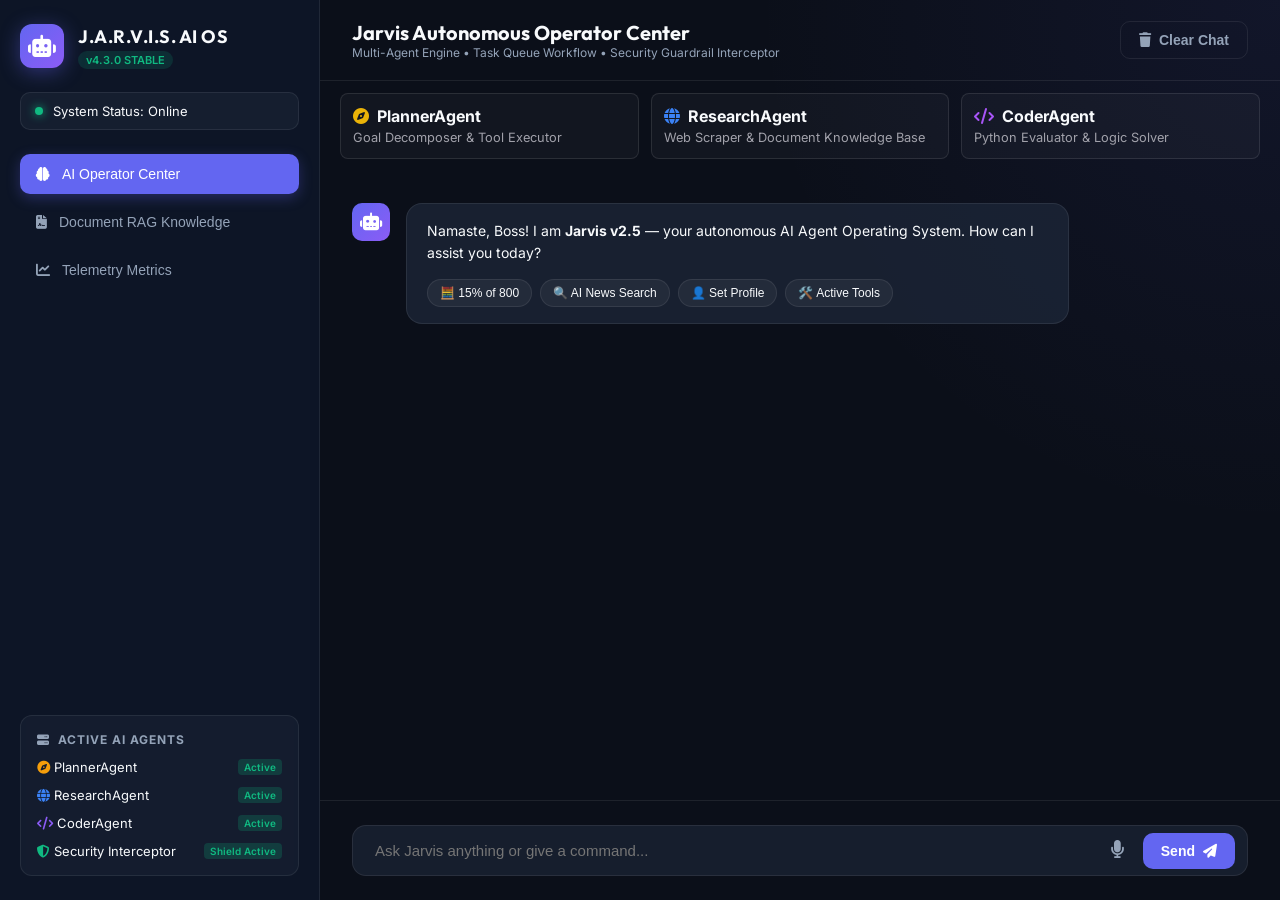
<file: static/index.html>
<!DOCTYPE html>
<html lang="en">
<head>
    <meta charset="UTF-8">
    <meta name="viewport" content="width=device-width, initial-scale=1.0">
    <title>J.A.R.V.I.S. AI OS — Autonomous Control Center</title>
    <!-- Modern Typography from Google Fonts -->
    <link rel="preconnect" href="https://fonts.googleapis.com">
    <link rel="preconnect" href="https://fonts.gstatic.com" crossorigin>
    <link href="https://fonts.googleapis.com/css2?family=Inter:wght@300;400;500;600;700&family=Outfit:wght@400;600;700&display=swap" rel="stylesheet">
    <!-- FontAwesome Icons -->
    <link rel="stylesheet" href="https://cdnjs.cloudflare.com/ajax/libs/font-awesome/6.4.0/css/all.min.css">
    <!-- Custom Vanilla CSS -->
    <link rel="stylesheet" href="/static/style.css">
</head>
<body>
    <div class="app-container">
        <!-- Left Sidebar -->
        <aside class="sidebar">
            <div class="brand">
                <div class="logo">
                    <i class="fa-solid fa-robot"></i>
                </div>
                <div class="brand-text">
                    <h2>J.A.R.V.I.S. AI OS</h2>
                    <span class="version-tag">v4.3.0 STABLE</span>
                </div>
            </div>

            <div class="system-status">
                <div class="status-indicator online"></div>
                <span id="systemStatusText">System Status: Online</span>
            </div>

            <nav class="nav-menu">
                <button class="nav-item active" data-tab="chat-tab">
                    <i class="fa-solid fa-brain"></i>
                    <span>AI Operator Center</span>
                </button>
                <button class="nav-item" data-tab="rag-tab">
                    <i class="fa-solid fa-file-contract"></i>
                    <span>Document RAG Knowledge</span>
                </button>
                <button class="nav-item" data-tab="metrics-tab">
                    <i class="fa-solid fa-chart-line"></i>
                    <span>Telemetry Metrics</span>
                </button>
            </nav>

            <div class="provider-panel">
                <h3><i class="fa-solid fa-server"></i> Active AI Agents</h3>
                <div class="provider-item">
                    <span><i class="fa-solid fa-compass text-yellow"></i> PlannerAgent</span>
                    <span class="badge badge-success">Active</span>
                </div>
                <div class="provider-item">
                    <span><i class="fa-solid fa-globe text-blue"></i> ResearchAgent</span>
                    <span class="badge badge-success">Active</span>
                </div>
                <div class="provider-item">
                    <span><i class="fa-solid fa-code text-purple"></i> CoderAgent</span>
                    <span class="badge badge-success">Active</span>
                </div>
                <div class="provider-item">
                    <span><i class="fa-solid fa-shield-halved text-green"></i> Security Interceptor</span>
                    <span class="badge badge-success">Shield Active</span>
                </div>
            </div>
        </aside>

        <!-- Main Content View -->
        <main class="main-content">
            <!-- TAB 1: CHAT INTERFACE & OPERATOR CENTER -->
            <section id="chat-tab" class="tab-content active">
                <header class="chat-header">
                    <div class="chat-title">
                        <h2>Jarvis Autonomous Operator Center</h2>
                        <p>Multi-Agent Engine &bull; Task Queue Workflow &bull; Security Guardrail Interceptor</p>
                    </div>
                    <div class="header-actions">
                        <button class="btn btn-outline" id="clearChatBtn">
                            <i class="fa-solid fa-trash"></i> Clear Chat
                        </button>
                    </div>
                </header>

                <!-- Live Agent Status Cards Grid -->
                <div class="agents-grid" style="display: grid; grid-template-columns: repeat(3, 1fr); gap: 12px; margin: 12px 20px;">
                    <div class="card" style="padding: 12px; background: rgba(255,255,255,0.03); border: 1px solid rgba(255,255,255,0.1); border-radius: 8px;">
                        <div style="display:flex; align-items:center; gap:8px;">
                            <i class="fa-solid fa-compass" style="color:#eab308;"></i>
                            <strong>PlannerAgent</strong>
                        </div>
                        <span style="font-size:0.8rem; color:#a1a1aa;">Goal Decomposer & Tool Executor</span>
                    </div>

                    <div class="card" style="padding: 12px; background: rgba(255,255,255,0.03); border: 1px solid rgba(255,255,255,0.1); border-radius: 8px;">
                        <div style="display:flex; align-items:center; gap:8px;">
                            <i class="fa-solid fa-globe" style="color:#3b82f6;"></i>
                            <strong>ResearchAgent</strong>
                        </div>
                        <span style="font-size:0.8rem; color:#a1a1aa;">Web Scraper & Document Knowledge Base</span>
                    </div>

                    <div class="card" style="padding: 12px; background: rgba(255,255,255,0.03); border: 1px solid rgba(255,255,255,0.1); border-radius: 8px;">
                        <div style="display:flex; align-items:center; gap:8px;">
                            <i class="fa-solid fa-code" style="color:#a855f7;"></i>
                            <strong>CoderAgent</strong>
                        </div>
                        <span style="font-size:0.8rem; color:#a1a1aa;">Python Evaluator & Logic Solver</span>
                    </div>
                </div>

                <div class="chat-messages" id="chatMessages">
                    <!-- Welcome Message -->
                    <div class="message-row assistant">
                        <div class="avatar"><i class="fa-solid fa-robot"></i></div>
                        <div class="message-bubble">
                            <p>Namaste, Boss! I am <strong>Jarvis v2.5</strong> — your autonomous AI Agent Operating System. How can I assist you today?</p>
                            <div class="quick-actions">
                                <button class="chip" data-prompt="Calculate 15% of 800">🧮 15% of 800</button>
                                <button class="chip" data-prompt="Search latest AI news online">🔍 AI News Search</button>
                                <button class="chip" data-prompt="My name is Aryan and my company is FutureAI">👤 Set Profile</button>
                                <button class="chip" data-prompt="What tools do you have?">🛠️ Active Tools</button>
                            </div>
                        </div>
                    </div>
                </div>

                <div class="chat-input-area">
                    <form id="chatForm">
                        <div class="input-wrapper">
                            <input type="text" id="userInput" placeholder="Ask Jarvis anything or give a command..." autocomplete="off">
                            <button type="button" class="icon-btn" id="voiceBtn" title="Voice Input">
                                <i class="fa-solid fa-microphone"></i>
                            </button>
                            <button type="submit" class="btn btn-primary" id="sendBtn">
                                <span>Send</span>
                                <i class="fa-solid fa-paper-plane"></i>
                            </button>
                        </div>
                    </form>
                </div>
            </section>

            <!-- TAB 2: DOCUMENT RAG KNOWLEDGE BASE -->
            <section id="rag-tab" class="tab-content">
                <header class="content-header">
                    <h2>Document Intelligence & RAG Knowledge Base</h2>
                    <p>Persistently index PDF, DOCX, TXT, and CSV documents with instant semantic search and page citations.</p>
                </header>

                <div class="rag-grid">
                    <!-- Upload Box -->
                    <div class="card upload-card">
                        <h3><i class="fa-solid fa-cloud-arrow-up"></i> Index New Document</h3>
                        <div class="dropzone" id="dropzone">
                            <i class="fa-solid fa-file-pdf dropzone-icon"></i>
                            <p>Drag & Drop file here or <strong>browse</strong></p>
                            <span>Supports .pdf, .docx, .txt, .csv, .log</span>
                            <input type="file" id="fileInput" accept=".pdf,.docx,.txt,.csv,.log,.md" hidden>
                        </div>
                        <div id="uploadStatus" class="upload-status"></div>
                    </div>

                    <!-- Query Box -->
                    <div class="card query-card">
                        <h3><i class="fa-solid fa-magnifying-glass"></i> Semantic RAG Query</h3>
                        <div class="query-input-group">
                            <input type="text" id="ragQueryInput" placeholder="Ask a question across indexed documents...">
                            <button class="btn btn-primary" id="ragQueryBtn">
                                <i class="fa-solid fa-search"></i> Query
                            </button>
                        </div>
                        <div class="results-box" id="ragResultsBox">
                            <p class="placeholder-text">Indexed document results with page citations will appear here...</p>
                        </div>
                    </div>
                </div>
            </section>

            <!-- TAB 3: TELEMETRY METRICS -->
            <section id="metrics-tab" class="tab-content">
                <header class="content-header">
                    <h2>Telemetry Metrics & Provider Performance</h2>
                    <p>Real-time telemetry tracking call counts, success rates, and latencies across AI providers.</p>
                </header>

                <div class="metrics-grid">
                    <div class="metric-card card-groq">
                        <div class="metric-header">
                            <i class="fa-solid fa-bolt"></i>
                            <h3>Groq API</h3>
                        </div>
                        <div class="metric-value" id="groqCallsCount">0</div>
                        <div class="metric-label">Total API Calls</div>
                    </div>

                    <div class="metric-card card-gemini">
                        <div class="metric-header">
                            <i class="fa-solid fa-cloud"></i>
                            <h3>Gemini API</h3>
                        </div>
                        <div class="metric-value" id="geminiCallsCount">0</div>
                        <div class="metric-label">Total API Calls</div>
                    </div>

                    <div class="metric-card card-ollama">
                        <div class="metric-header">
                            <i class="fa-solid fa-microchip"></i>
                            <h3>Ollama Local</h3>
                        </div>
                        <div class="metric-value" id="ollamaCallsCount">0</div>
                        <div class="metric-label">Total API Calls</div>
                    </div>

                    <div class="metric-card card-latency">
                        <div class="metric-header">
                            <i class="fa-solid fa-stopwatch"></i>
                            <h3>Average Latency</h3>
                        </div>
                        <div class="metric-value" id="avgLatencyValue">0.00s</div>
                        <div class="metric-label">System Response Time</div>
                    </div>
                </div>
            </section>
        </main>
    </div>

    <!-- Application Logic JS -->
    <script src="/static/app.js"></script>
</body>
</html>
</file>
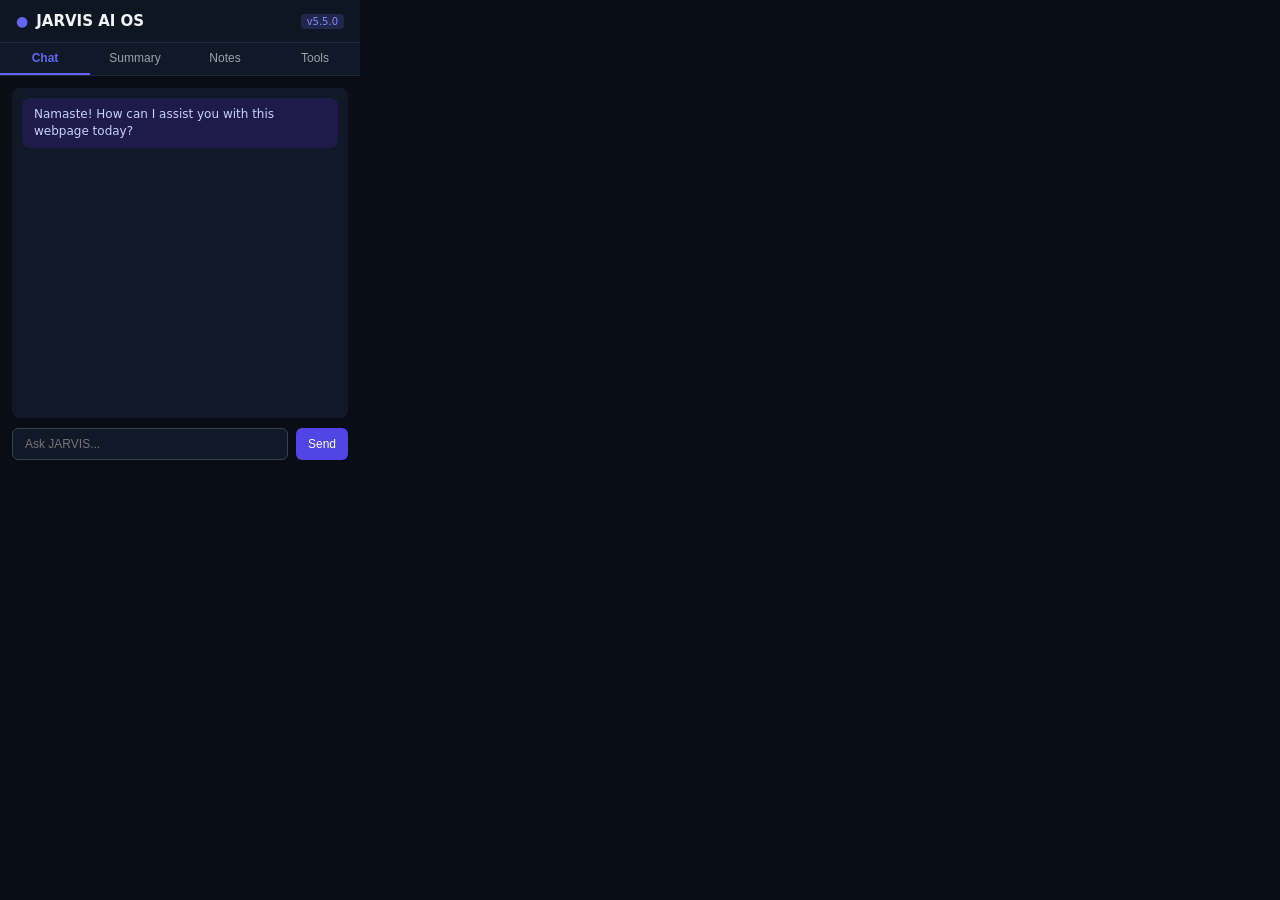
<file: extension/popup/popup.html>
<!DOCTYPE html>
<html lang="en">
<head>
  <meta charset="UTF-8">
  <title>JARVIS AI Companion</title>
  <link rel="stylesheet" href="popup.css">
</head>
<body>
  <div class="header">
    <div class="title-group">
      <span class="orb-icon">●</span>
      <h1>JARVIS AI OS</h1>
    </div>
    <span class="status-tag">v5.5.0</span>
  </div>

  <div class="tabs">
    <button class="tab-btn active" data-tab="chat-tab">Chat</button>
    <button class="tab-btn" data-tab="summary-tab">Summary</button>
    <button class="tab-btn" data-tab="notes-tab">Notes</button>
    <button class="tab-btn" data-tab="tools-tab">Tools</button>
  </div>

  <!-- Quick Chat Tab -->
  <div id="chat-tab" class="tab-content active">
    <div id="chat-box" class="chat-box">
      <div class="msg jarvis">Namaste! How can I assist you with this webpage today?</div>
    </div>
    <div class="input-row">
      <input type="text" id="chat-input" placeholder="Ask JARVIS..." />
      <button id="send-btn">Send</button>
    </div>
  </div>

  <!-- Page Summary Tab -->
  <div id="summary-tab" class="tab-content">
    <button id="summarize-page-btn" class="action-btn primary">📝 Summarize Active Page</button>
    <div id="summary-output" class="output-box">Click above to summarize the current webpage...</div>
  </div>

  <!-- Notes Tab -->
  <div id="notes-tab" class="tab-content">
    <textarea id="note-input" placeholder="Write a note to save to JARVIS memory..."></textarea>
    <button id="save-note-btn" class="action-btn success">💾 Save Note to Memory</button>
    <div id="note-status" class="status-msg"></div>
  </div>

  <!-- Tools Tab -->
  <div id="tools-tab" class="tab-content">
    <button id="reading-mode-btn" class="action-btn secondary">📖 Toggle Reading Mode</button>
    <button id="screenshot-btn" class="action-btn secondary">📸 Capture Visible Tab</button>
    <button id="close-duplicates-btn" class="action-btn secondary">📑 Close Duplicate Tabs</button>
  </div>

  <script src="popup.js"></script>
</body>
</html>
</file>
<file: static/style.css>
/* ============================================================
   J.A.R.V.I.S. AI OS — MODERN DARK GLASSMORPHIC STYLING
   ============================================================ */

:root {
    --bg-dark: #0b0f19;
    --panel-bg: rgba(30, 41, 59, 0.7);
    --panel-border: rgba(255, 255, 255, 0.08);
    --accent-primary: #6366f1;
    --accent-hover: #4f46e5;
    --accent-green: #10b981;
    --accent-blue: #3b82f6;
    --accent-purple: #8b5cf6;
    --accent-yellow: #f59e0b;
    --text-main: #f8fafc;
    --text-muted: #94a3b8;
    --message-user: #1e1b4b;
    --message-bot: #0f172a;
    --font-main: 'Inter', sans-serif;
    --font-heading: 'Outfit', sans-serif;
}

* {
    margin: 0;
    padding: 0;
    box-sizing: border-box;
}

body {
    font-family: var(--font-main);
    background-color: var(--bg-dark);
    color: var(--text-main);
    height: 100vh;
    overflow: hidden;
}

.app-container {
    display: flex;
    height: 100vh;
    width: 100vw;
}

/* SIDEBAR STYLING */
.sidebar {
    width: 320px;
    background: rgba(15, 23, 42, 0.85);
    backdrop-filter: blur(16px);
    border-right: 1px solid var(--panel-border);
    display: flex;
    flex-direction: column;
    padding: 24px 20px;
    gap: 24px;
}

.brand {
    display: flex;
    align-items: center;
    gap: 14px;
}

.logo {
    width: 44px;
    height: 44px;
    background: linear-gradient(135deg, var(--accent-primary), var(--accent-purple));
    border-radius: 12px;
    display: flex;
    align-items: center;
    justify-content: center;
    font-size: 22px;
    color: #fff;
    box-shadow: 0 4px 20px rgba(99, 102, 241, 0.4);
}

.brand-text h2 {
    font-family: var(--font-heading);
    font-size: 18px;
    font-weight: 700;
    letter-spacing: 0.5px;
}

.version-tag {
    font-size: 11px;
    background: rgba(16, 185, 129, 0.15);
    color: var(--accent-green);
    padding: 2px 8px;
    border-radius: 20px;
    font-weight: 600;
}

.system-status {
    display: flex;
    align-items: center;
    gap: 10px;
    background: rgba(30, 41, 59, 0.5);
    padding: 10px 14px;
    border-radius: 10px;
    border: 1px solid var(--panel-border);
    font-size: 13px;
}

.status-indicator {
    width: 8px;
    height: 8px;
    border-radius: 50%;
}

.status-indicator.online {
    background-color: var(--accent-green);
    box-shadow: 0 0 10px var(--accent-green);
}

/* NAV MENU */
.nav-menu {
    display: flex;
    flex-direction: column;
    gap: 8px;
}

.nav-item {
    display: flex;
    align-items: center;
    gap: 12px;
    background: transparent;
    border: none;
    color: var(--text-muted);
    padding: 12px 16px;
    border-radius: 10px;
    font-size: 14px;
    font-weight: 500;
    cursor: pointer;
    transition: all 0.2s ease;
    text-align: left;
}

.nav-item:hover {
    background: rgba(255, 255, 255, 0.05);
    color: var(--text-main);
}

.nav-item.active {
    background: var(--accent-primary);
    color: #fff;
    box-shadow: 0 4px 14px rgba(99, 102, 241, 0.3);
}

/* PROVIDER PANEL */
.provider-panel {
    margin-top: auto;
    background: rgba(30, 41, 59, 0.4);
    padding: 16px;
    border-radius: 12px;
    border: 1px solid var(--panel-border);
    display: flex;
    flex-direction: column;
    gap: 12px;
}

.provider-panel h3 {
    font-size: 12px;
    text-transform: uppercase;
    letter-spacing: 1px;
    color: var(--text-muted);
    display: flex;
    align-items: center;
    gap: 8px;
}

.provider-item {
    display: flex;
    align-items: center;
    justify-content: space-between;
    font-size: 13px;
}

.badge {
    font-size: 10px;
    padding: 2px 6px;
    border-radius: 4px;
    font-weight: 600;
}

.badge-success {
    background: rgba(16, 185, 129, 0.2);
    color: var(--accent-green);
}

.badge-secondary {
    background: rgba(148, 163, 184, 0.2);
    color: var(--text-muted);
}

/* MAIN CONTENT STYLING */
.main-content {
    flex: 1;
    display: flex;
    flex-direction: column;
    background: radial-gradient(circle at top right, rgba(99, 102, 241, 0.08), transparent 40%);
}

.tab-content {
    display: none;
    height: 100%;
    flex-direction: column;
}

.tab-content.active {
    display: flex;
}

/* CHAT TAB STYLING */
.chat-header {
    padding: 20px 32px;
    border-bottom: 1px solid var(--panel-border);
    display: flex;
    align-items: center;
    justify-content: space-between;
}

.chat-title h2 {
    font-family: var(--font-heading);
    font-size: 20px;
}

.chat-title p {
    font-size: 12px;
    color: var(--text-muted);
}

.chat-messages {
    flex: 1;
    overflow-y: auto;
    padding: 32px;
    display: flex;
    flex-direction: column;
    gap: 24px;
}

.message-row {
    display: flex;
    gap: 16px;
    max-width: 80%;
}

.message-row.user {
    align-self: flex-end;
    flex-direction: row-reverse;
}

.message-row.assistant {
    align-self: flex-start;
}

.avatar {
    width: 38px;
    height: 38px;
    border-radius: 10px;
    display: flex;
    align-items: center;
    justify-content: center;
    font-size: 18px;
    flex-shrink: 0;
}

.message-row.assistant .avatar {
    background: linear-gradient(135deg, var(--accent-primary), var(--accent-purple));
    color: #fff;
}

.message-row.user .avatar {
    background: #334155;
    color: var(--text-muted);
}

.message-bubble {
    background: var(--panel-bg);
    border: 1px solid var(--panel-border);
    padding: 16px 20px;
    border-radius: 16px;
    font-size: 14px;
    line-height: 1.6;
}

.message-row.user .message-bubble {
    background: var(--message-user);
    border-color: rgba(99, 102, 241, 0.3);
}

.quick-actions {
    display: flex;
    flex-wrap: wrap;
    gap: 8px;
    margin-top: 14px;
}

.chip {
    background: rgba(255, 255, 255, 0.05);
    border: 1px solid var(--panel-border);
    color: var(--text-main);
    padding: 6px 12px;
    border-radius: 20px;
    font-size: 12px;
    cursor: pointer;
    transition: all 0.2s ease;
}

.chip:hover {
    background: var(--accent-primary);
    border-color: var(--accent-primary);
}

.chat-input-area {
    padding: 24px 32px;
    border-top: 1px solid var(--panel-border);
}

.input-wrapper {
    display: flex;
    align-items: center;
    background: rgba(30, 41, 59, 0.6);
    border: 1px solid var(--panel-border);
    border-radius: 14px;
    padding: 6px 12px;
    gap: 10px;
}

.input-wrapper input {
    flex: 1;
    background: transparent;
    border: none;
    outline: none;
    color: var(--text-main);
    font-size: 15px;
    padding: 10px;
}

.icon-btn {
    background: transparent;
    border: none;
    color: var(--text-muted);
    font-size: 18px;
    padding: 8px;
    cursor: pointer;
    border-radius: 8px;
}

.icon-btn:hover {
    color: var(--accent-primary);
}

.btn {
    display: inline-flex;
    align-items: center;
    gap: 8px;
    padding: 10px 18px;
    border-radius: 10px;
    font-size: 14px;
    font-weight: 600;
    cursor: pointer;
    border: none;
    transition: all 0.2s ease;
}

.btn-primary {
    background: var(--accent-primary);
    color: #fff;
}

.btn-primary:hover {
    background: var(--accent-hover);
}

.btn-outline {
    background: transparent;
    border: 1px solid var(--panel-border);
    color: var(--text-muted);
}

.btn-outline:hover {
    background: rgba(255, 255, 255, 0.05);
    color: var(--text-main);
}

/* RAG GRID & METRICS STYLING */
.content-header {
    padding: 32px;
}

.content-header h2 {
    font-family: var(--font-heading);
    font-size: 24px;
}

.content-header p {
    color: var(--text-muted);
    font-size: 14px;
    margin-top: 4px;
}

.rag-grid, .metrics-grid {
    padding: 0 32px 32px 32px;
    display: grid;
    grid-template-columns: repeat(auto-fit, minmax(320px, 1fr));
    gap: 24px;
}

.card {
    background: var(--panel-bg);
    border: 1px solid var(--panel-border);
    border-radius: 16px;
    padding: 24px;
}

.dropzone {
    border: 2px dashed var(--panel-border);
    border-radius: 14px;
    padding: 40px;
    text-align: center;
    cursor: pointer;
    margin-top: 16px;
    transition: all 0.2s ease;
}

.dropzone:hover {
    border-color: var(--accent-primary);
    background: rgba(99, 102, 241, 0.05);
}

.dropzone-icon {
    font-size: 44px;
    color: var(--accent-primary);
    margin-bottom: 12px;
}

.query-input-group {
    display: flex;
    gap: 10px;
    margin: 16px 0;
}

.query-input-group input {
    flex: 1;
    background: rgba(15, 23, 42, 0.6);
    border: 1px solid var(--panel-border);
    border-radius: 10px;
    padding: 10px 14px;
    color: #fff;
}

.results-box {
    background: rgba(15, 23, 42, 0.6);
    border: 1px solid var(--panel-border);
    border-radius: 12px;
    padding: 16px;
    min-height: 200px;
    font-size: 13px;
    line-height: 1.6;
}

.metric-card {
    background: var(--panel-bg);
    border: 1px solid var(--panel-border);
    border-radius: 16px;
    padding: 24px;
}

.metric-header {
    display: flex;
    align-items: center;
    gap: 12px;
    font-size: 18px;
    color: var(--text-muted);
}

.metric-value {
    font-family: var(--font-heading);
    font-size: 36px;
    font-weight: 700;
    margin-top: 12px;
}

.metric-label {
    font-size: 12px;
    color: var(--text-muted);
    margin-top: 4px;
}

.text-yellow { color: var(--accent-yellow); }
.text-blue { color: var(--accent-blue); }
.text-purple { color: var(--accent-purple); }
.text-green { color: var(--accent-green); }
</file>
<file: extension/popup/popup.css>
* {
  box-sizing: border-box;
  margin: 0;
  padding: 0;
}

body {
  width: 360px;
  height: 480px;
  background-color: #090D16;
  color: #F3F4F6;
  font-family: system-ui, -apple-system, sans-serif;
  display: flex;
  flex-direction: column;
}

.header {
  display: flex;
  justify-content: space-between;
  align-items: center;
  padding: 12px 16px;
  background: rgba(17, 24, 39, 0.8);
  border-bottom: 1px solid rgba(99, 102, 241, 0.2);
}

.title-group {
  display: flex;
  align-items: center;
  gap: 8px;
}

.orb-icon {
  color: #6366F1;
  font-size: 14px;
}

h1 {
  font-size: 15px;
  font-weight: 600;
  color: #F3F4F6;
}

.status-tag {
  font-size: 10px;
  background: rgba(99, 102, 241, 0.2);
  color: #818CF8;
  padding: 2px 6px;
  border-radius: 4px;
}

.tabs {
  display: flex;
  background: #111827;
  border-bottom: 1px solid #1F2937;
}

.tab-btn {
  flex: 1;
  padding: 8px 0;
  background: none;
  border: none;
  color: #9CA3AF;
  font-size: 12px;
  cursor: pointer;
  border-bottom: 2px solid transparent;
}

.tab-btn.active {
  color: #6366F1;
  border-bottom-color: #6366F1;
  font-weight: 600;
}

.tab-content {
  display: none;
  flex: 1;
  padding: 12px;
  flex-direction: column;
  gap: 10px;
  overflow-y: auto;
}

.tab-content.active {
  display: flex;
}

.chat-box {
  flex: 1;
  background: #111827;
  border-radius: 8px;
  padding: 10px;
  overflow-y: auto;
  display: flex;
  flex-direction: column;
  gap: 8px;
  max-height: 330px;
}

.msg {
  padding: 8px 12px;
  border-radius: 8px;
  font-size: 12px;
  line-height: 1.4;
}

.msg.jarvis {
  background: #1E1B4B;
  color: #C7D2FE;
  align-self: flex-start;
}

.msg.user {
  background: #4F46E5;
  color: #FFFFFF;
  align-self: flex-end;
}

.input-row {
  display: flex;
  gap: 8px;
}

input[type="text"], textarea {
  width: 100%;
  background: #111827;
  border: 1px solid #374151;
  color: #F3F4F6;
  padding: 8px 12px;
  border-radius: 6px;
  font-size: 12px;
  outline: none;
}

textarea {
  height: 100px;
  resize: none;
}

input:focus, textarea:focus {
  border-color: #6366F1;
}

button.action-btn, #send-btn {
  background: #4F46E5;
  color: white;
  border: none;
  padding: 8px 12px;
  border-radius: 6px;
  font-size: 12px;
  cursor: pointer;
  font-weight: 500;
}

button.action-btn:hover, #send-btn:hover {
  background: #4338CA;
}

button.action-btn.secondary {
  background: #1F2937;
  color: #E5E7EB;
  border: 1px solid #374151;
}

button.action-btn.secondary:hover {
  background: #374151;
}

.output-box {
  background: #111827;
  border: 1px solid #1F2937;
  padding: 10px;
  border-radius: 6px;
  font-size: 12px;
  line-height: 1.5;
  color: #D1D5DB;
  white-space: pre-wrap;
  flex: 1;
  overflow-y: auto;
}

.status-msg {
  font-size: 11px;
  color: #10B981;
}
</file>
